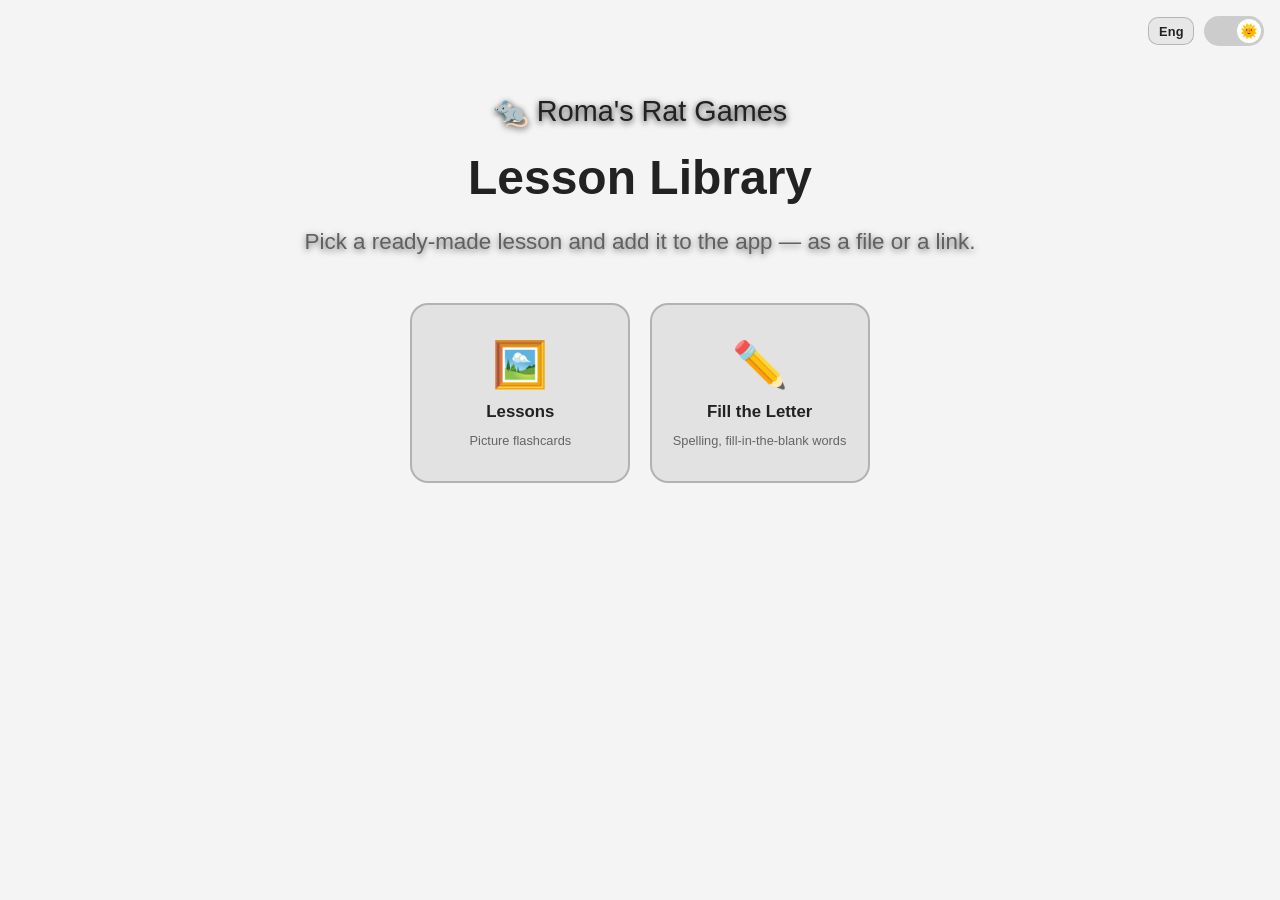
<file: index.html>
<!DOCTYPE html>
<html lang="uk">
	<head>
		<meta charset="UTF-8">
		<meta name="viewport" content="width=device-width, initial-scale=1.0">
		<title data-i18n="library.index.title">Бібліотека уроків — Roma's Rat Games</title>
		<link rel="icon" href="icons/favicon.png">
		<link rel="apple-touch-icon" href="icons/apple-touch-icon.png">
		<link rel="stylesheet" href="style.css">
		<meta name="theme-color" content="#121212">
		<script src="locales/uk.js"></script>
		<script src="locales/en.js"></script>
		<script src="locales/de.js"></script>
		<script src="i18n.js"></script>
		<script>I18N.detectAndLoad();</script>
		<script src="nav.js"></script>
		<style>
			.hero {
				margin-top: -1rem;
				align-items: stretch;
				max-width: 100%;
			}

			.page-title {
				font-size: clamp(2rem, 6vw, 3rem);
				line-height: 1.1;
				margin: 0;
				text-align: center;
			}

			.carousel {
				display: flex;
				gap: 1.2rem;
				overflow-x: auto;
				padding: 1.5rem 1rem 1rem;
				scroll-snap-type: x mandatory;
				-webkit-overflow-scrolling: touch;
				justify-content: center;
				flex-wrap: wrap;
			}

			.game-card {
				flex: 0 0 auto;
				width: 220px;
				scroll-snap-align: start;
				display: flex;
				flex-direction: column;
				gap: 0.6rem;
			}

			.game-card-main {
				width: 100%;
				height: 180px;
				border-radius: 18px;
				border: 2px solid color-mix(in srgb, var(--text) 25%, transparent);
				background: color-mix(in srgb, var(--text) 8%, transparent);
				color: var(--text);
				display: flex;
				flex-direction: column;
				align-items: center;
				justify-content: center;
				gap: 0.7rem;
				cursor: pointer;
				font-family: inherit;
				padding: 1rem;
				text-align: center;
				text-decoration: none;
				transition: transform 0.15s ease, background 0.2s ease;
			}

			.game-card-main:hover,
			.game-card-main:focus-visible {
				transform: translateY(-4px);
				background: color-mix(in srgb, var(--text) 14%, transparent);
			}

			.game-emoji {
				font-size: 2.8rem;
			}

			.game-name {
				font-size: 1.05rem;
				font-weight: 600;
			}

			.game-desc {
				font-size: 0.8rem;
				opacity: 0.65;
			}
		</style>
	</head>
	<body>
		<nav>
			<div></div>
			<app-nav></app-nav>
		</nav>
		<div class="main-content">
			<div class="hero">
				<p class="hero-text" style="font-size: clamp(1.4rem, 3vw, 1.8rem);" data-i18n="library.index.heroText">🐀 Roma's Rat Games</p>
				<h1 class="page-title" data-i18n="library.index.pageTitle">Бібліотека уроків</h1>
				<p class="hero-text" style="opacity: 0.7; font-weight: 400;" data-i18n="library.index.subtitle">
					Обирай готовий урок і додавай його у застосунок — файлом або посиланням.
				</p>

				<div class="carousel">
					<a href="lessons/index.html" class="game-card">
						<div class="game-card-main">
							<span class="game-emoji">🖼️</span>
							<span class="game-name" data-i18n="library.index.game.lessons.name">Уроки</span>
							<span class="game-desc" data-i18n="library.index.game.lessons.desc">Флешкартки з картинками</span>
						</div>
					</a>

					<a href="spelling/index.html" class="game-card">
						<div class="game-card-main">
							<span class="game-emoji">✏️</span>
							<span class="game-name" data-i18n="library.index.game.spelling.name">Встав літеру</span>
							<span class="game-desc" data-i18n="library.index.game.spelling.desc">Орфографія, слова з пропусками</span>
						</div>
					</a>
				</div>
			</div>
		</div>
		<script>I18N.init();</script>
	</body>
</html>
</file>
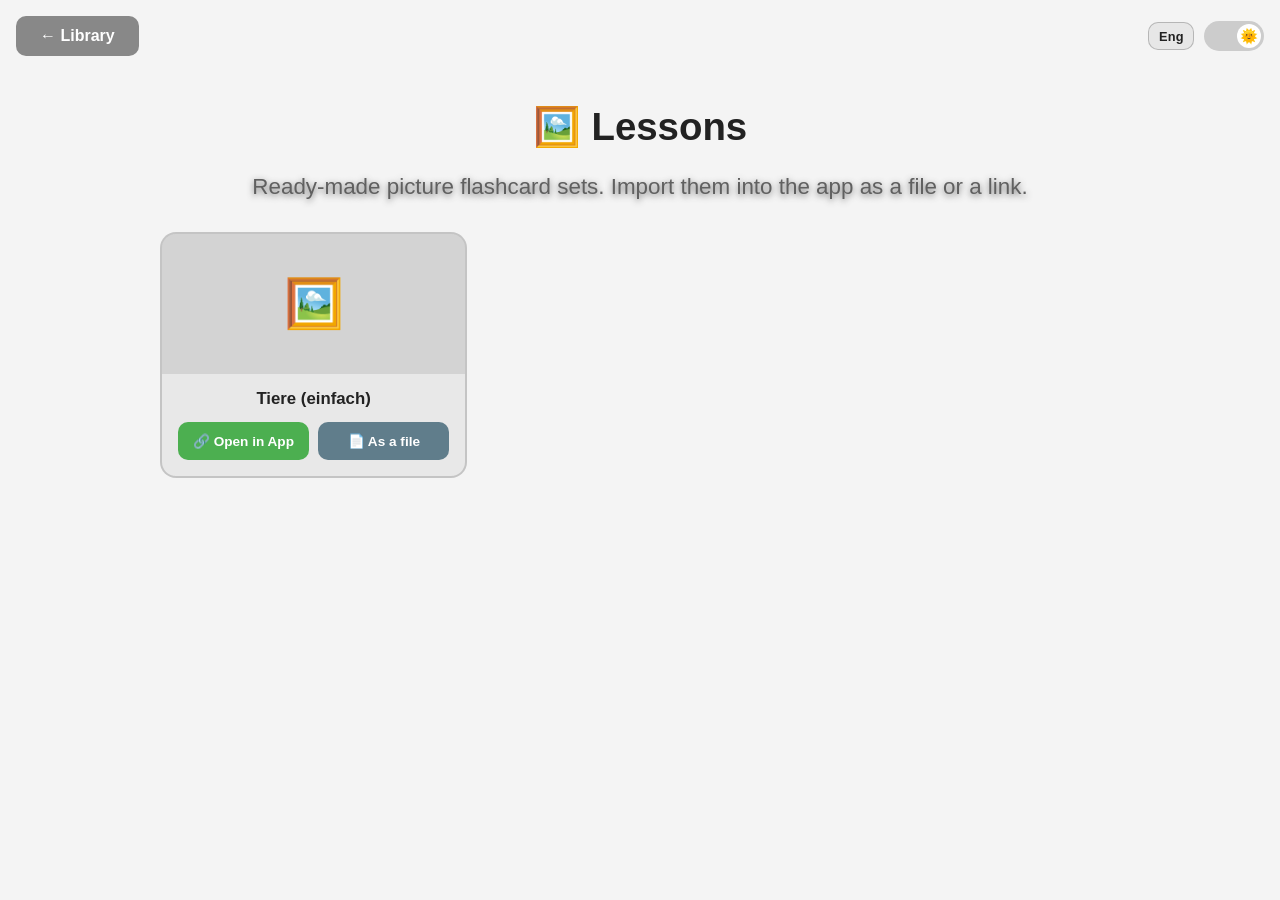
<file: lessons/index.html>
<!DOCTYPE html>
<html lang="uk">
	<head>
		<meta charset="UTF-8">
		<meta name="viewport" content="width=device-width, initial-scale=1.0">
		<title data-i18n="library.lessons.title">Уроки — Бібліотека Roma's Rat Games</title>
		<link rel="icon" href="icons/favicon.png">
		<link rel="apple-touch-icon" href="icons/apple-touch-icon.png">
		<link rel="stylesheet" href="../style.css">
		<meta name="theme-color" content="#121212">
		<script src="../locales/uk.js"></script>
		<script src="../locales/en.js"></script>
		<script src="../locales/de.js"></script>
		<script src="../i18n.js"></script>
		<script>I18N.detectAndLoad();</script>
		<script src="../nav.js"></script>
		<style>
			.hero {
				margin-top: -1rem;
				max-width: 100%;
			}
			
			.page-title {
				font-size: clamp(1.8rem, 5vw, 2.4rem);
				margin: 0;
				text-align: center;
			}
		</style>
	</head>
	<body>
		<nav>
			<a href="../index.html" id="backBtn" class="csharp-btn" style="background:#888" data-i18n="library.lessons.backHome">← Бібліотека</a>
			<app-nav></app-nav>
		</nav>
		<div class="main-content">
			<div class="hero">
				<h1 class="page-title" data-i18n="library.lessons.pageTitle">🖼️ Уроки</h1>
				<p class="hero-text" style="opacity: 0.7; font-weight: 400;" data-i18n="library.lessons.subtitle">
					Готові набори флешкарток з картинками. Імпортуй у застосунок файлом або посиланням.
				</p>

				<div class="library-grid" id="libraryGrid"></div>
				<p class="library-empty" id="libraryEmpty" style="display:none;" data-i18n="library.lessons.empty">
					Поки що тут порожньо — завітай пізніше.
				</p>
			</div>
		</div>

		<script src="../lib.js"></script>
		<script>
			I18N.init();

			const gridEl = document.getElementById("libraryGrid");
			const emptyEl = document.getElementById("libraryEmpty");

			function renderPreview(lesson) {
				const imgUrl = LibraryShared.pickPreviewImage(lesson);
				if (imgUrl) {
					return `<img class="lesson-card-preview" src="${LibraryShared.escapeHtml(imgUrl)}" alt="" loading="lazy" onerror="this.outerHTML='<div class=\\'lesson-card-preview-fallback\\'>🖼️</div>'">`;
				}
				return `<div class="lesson-card-preview-fallback">🖼️</div>`;
			}

			const gridOptions = {
				baseDir: "data",
				gridEl,
				emptyEl,
				renderPreview,
				onError: () => {
					emptyEl.textContent = I18N.t("library.lessons.loadError");
					emptyEl.style.display = "block";
				},
			};
			LibraryShared.setupBackButton("#backBtn", "library.lessons.backToApp");
			LibraryShared.renderLibraryGrid(gridOptions);
			LibraryShared.watchLanguageChanges(gridOptions);
		</script>
	</body>
</html>
</file>
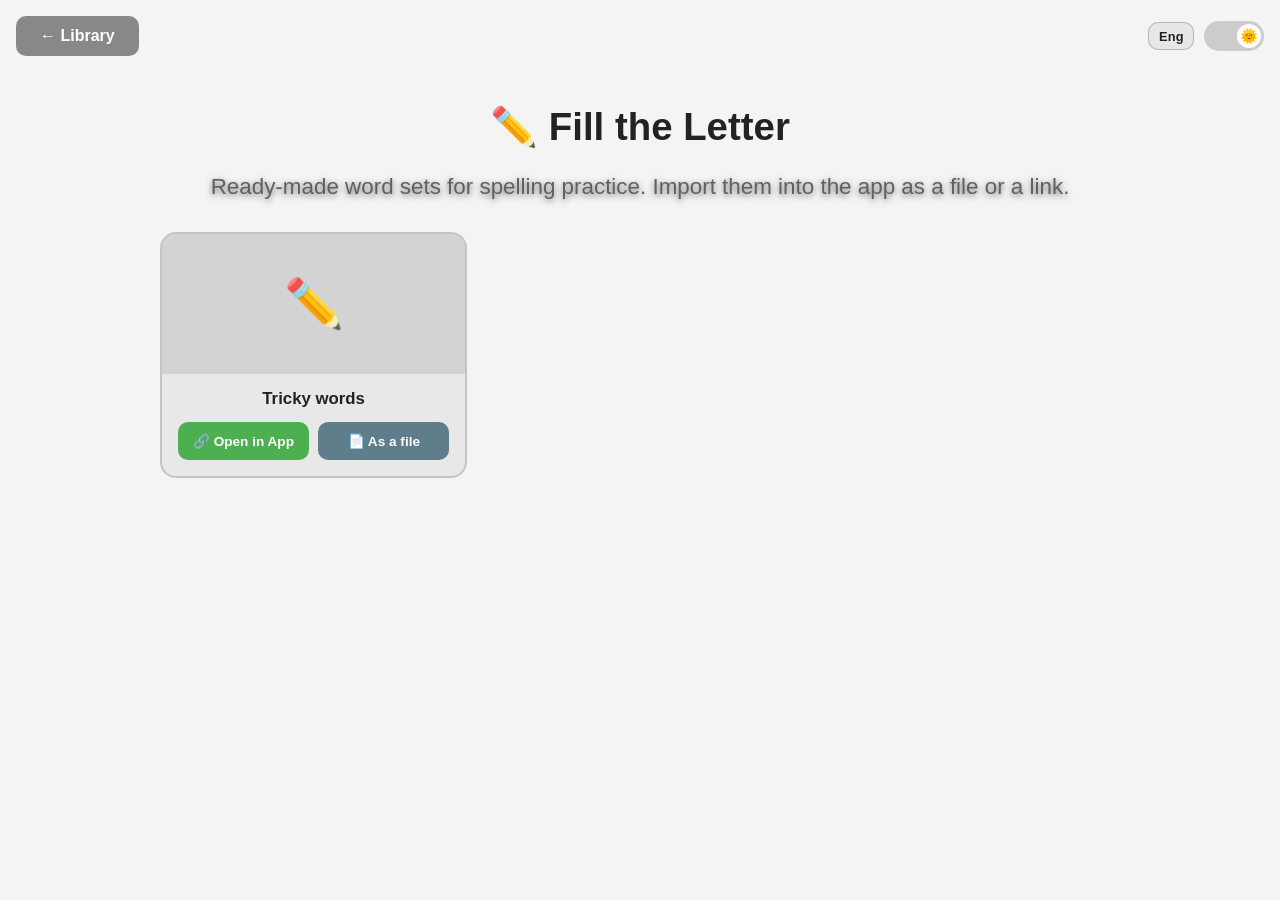
<file: spelling/index.html>
<!DOCTYPE html>
<html lang="uk">
	<head>
		<meta charset="UTF-8">
		<meta name="viewport" content="width=device-width, initial-scale=1.0">
		<title data-i18n="library.spelling.title">Встав літеру — Бібліотека Roma's Rat Games</title>
		<link rel="icon" href="icons/favicon.png">
		<link rel="apple-touch-icon" href="icons/apple-touch-icon.png">
		<link rel="stylesheet" href="../style.css">
		<meta name="theme-color" content="#121212">
		<script src="../locales/uk.js"></script>
		<script src="../locales/en.js"></script>
		<script src="../locales/de.js"></script>
		<script src="../i18n.js"></script>
		<script>I18N.detectAndLoad();</script>
		<script src="../nav.js"></script>
		<style>
			.hero {
				margin-top: -1rem;
				max-width: 100%;
			}
			
			.page-title {
				font-size: clamp(1.8rem, 5vw, 2.4rem);
				margin: 0;
				text-align: center;
			}
		</style>
	</head>
	<body>
		<nav>
			<a href="../index.html" id="backBtn" class="csharp-btn" style="background:#888" data-i18n="library.lessons.backHome">← Бібліотека</a>
			<app-nav></app-nav>
		</nav>
		<div class="main-content">
			<div class="hero">
				<h1 class="page-title" data-i18n="library.spelling.pageTitle">✏️ Встав літеру</h1>
				<p class="hero-text" style="opacity: 0.7; font-weight: 400;" data-i18n="library.spelling.subtitle">
					Готові набори слів для вправ на орфографію. Імпортуй у застосунок файлом або посиланням.
				</p>

				<div class="library-grid" id="libraryGrid"></div>
				<p class="library-empty" id="libraryEmpty" style="display:none;" data-i18n="library.spelling.empty">
					Поки що тут порожньо — завітай пізніше.
				</p>
			</div>
		</div>

		<script src="../lib.js"></script>
		<script>
			I18N.init();

			const gridEl = document.getElementById("libraryGrid");
			const emptyEl = document.getElementById("libraryEmpty");

			function renderPreview() {
				// Картинок у spelling-уроках немає за дизайном — завжди заглушка.
				return `<div class="lesson-card-preview-fallback">✏️</div>`;
			}

			const gridOptions = {
				baseDir: "data",
				gridEl,
				emptyEl,
				renderPreview,
				onError: () => {
					emptyEl.textContent = I18N.t("library.spelling.loadError");
					emptyEl.style.display = "block";
				},
			};

			LibraryShared.setupBackButton("#backBtn", "library.spelling.backToApp");
			LibraryShared.renderLibraryGrid(gridOptions);
			LibraryShared.watchLanguageChanges(gridOptions);
		</script>
	</body>
</html>
</file>
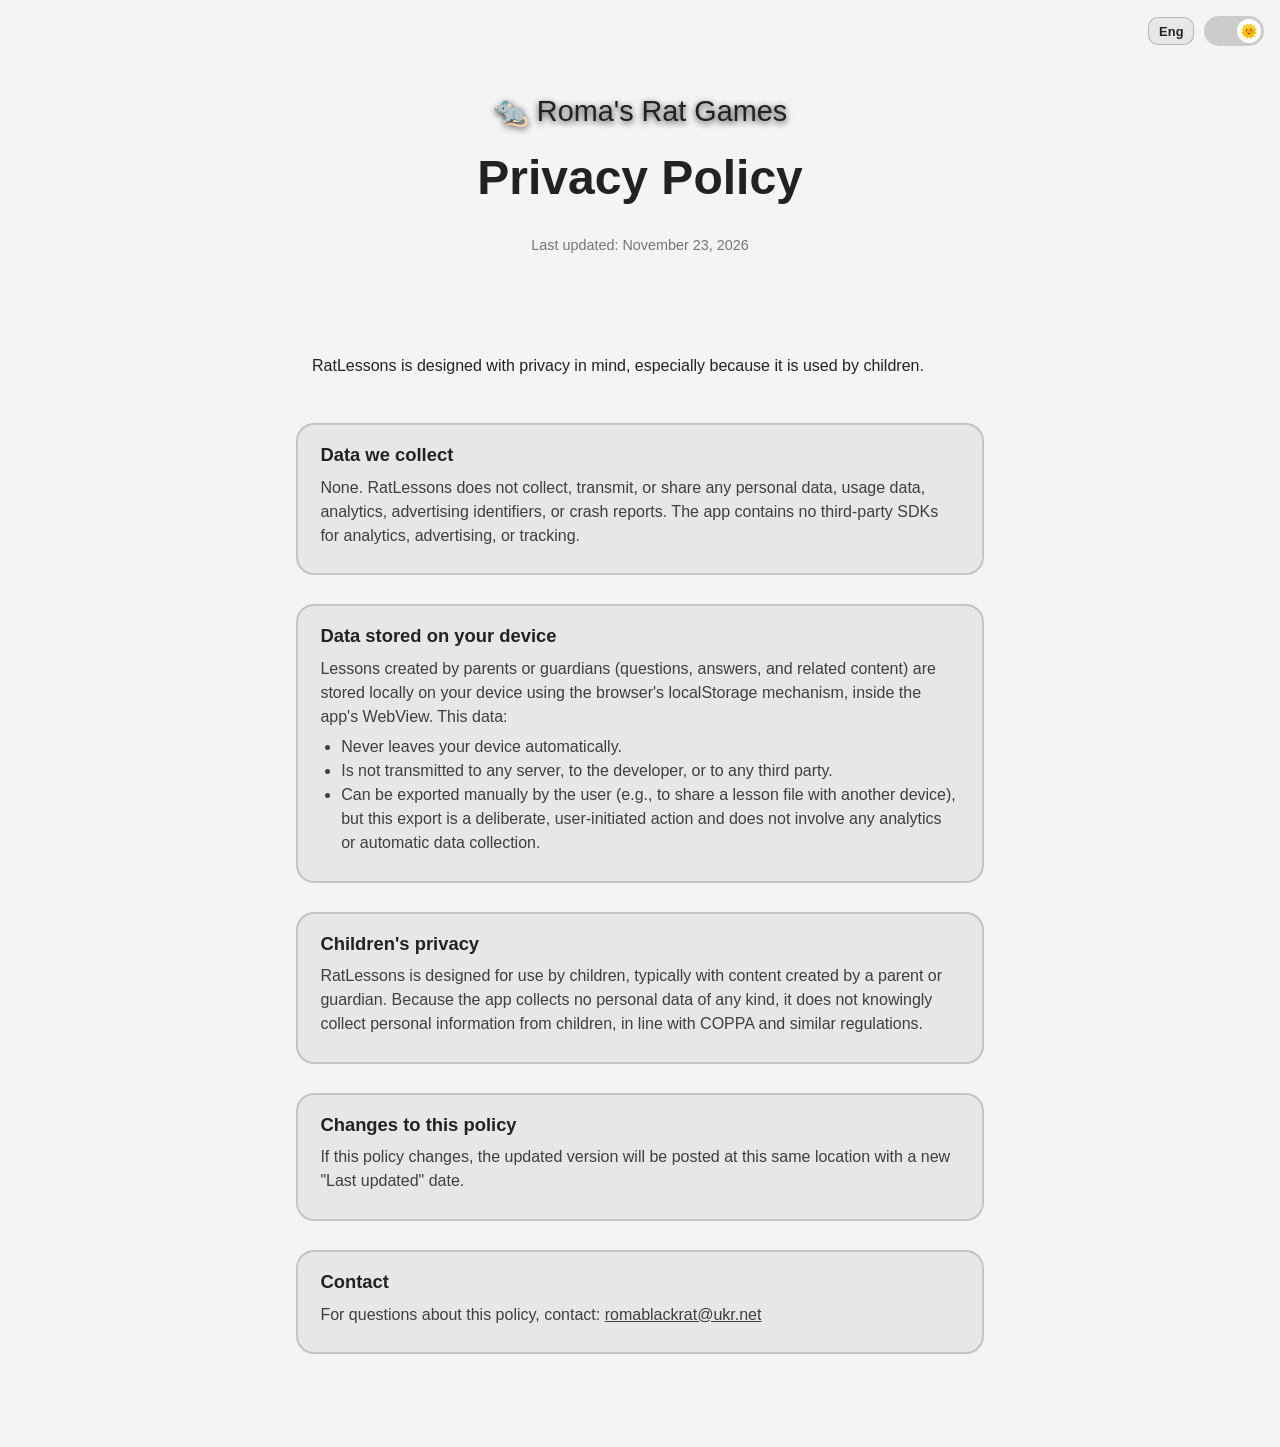
<file: privacy-policy.html>
<!DOCTYPE html>
<html lang="uk">
	<head>
		<meta charset="UTF-8">
		<meta name="viewport" content="width=device-width, initial-scale=1.0">
		<title data-i18n="library.privacy.title">Політика конфіденційності — Roma's Rat Games</title>
		<link rel="icon" href="icons/favicon.png">
		<link rel="apple-touch-icon" href="icons/apple-touch-icon.png">
		<link rel="stylesheet" href="style.css">
		<meta name="theme-color" content="#121212">
		<script src="locales/uk.js"></script>
		<script src="locales/en.js"></script>
		<script src="locales/de.js"></script>
		<script src="i18n.js"></script>
		<script>I18N.detectAndLoad();</script>
		<script src="nav.js"></script>
		<style>
			.hero {
				margin-top: -1rem;
				align-items: stretch;
				max-width: 100%;
			}
			
			.page-title {
				font-size: clamp(2rem, 6vw, 3rem);
				line-height: 1.1;
				margin: 0;
				text-align: center;
			}
			
			.policy-doc {
				max-width: 720px;
				margin: 0 auto;
				padding: 1.5rem 1rem 3rem;
				text-align: left;
			}
			
			.policy-intro {
				margin: 0 auto;
				padding: 1.5rem 1rem 3rem;
				text-align: left;
			}
			
			.policy-updated {
				text-align: center;
				opacity: 0.6;
				font-size: 0.9rem;
				margin: 0.5rem 0 2rem;
			}
			
			.policy-section {
				margin-bottom: 1.8rem;
				padding: 1.2rem 1.4rem;
				border-radius: 18px;
				border: 2px solid color-mix(in srgb, var(--text) 18%, transparent);
				background: color-mix(in srgb, var(--text) 6%, transparent);
			}
			
			.policy-section h2 {
				margin: 0 0 0.6rem;
				font-size: 1.15rem;
			}
			
			.policy-section p,
			.policy-section ul {
				margin: 0.4rem 0;
				opacity: 0.85;
				line-height: 1.5;
			}
			
			.policy-section ul {
				padding-left: 1.3rem;
			}
			
			.policy-section a {
				color: inherit;
				text-decoration: underline;
			}
		</style>
	</head>
	<body>
		<nav>
			<div></div>
			<app-nav></app-nav>
		</nav>
		<div class="main-content">
			<div class="hero">
				<p class="hero-text" style="font-size: clamp(1.4rem, 3vw, 1.8rem);" data-i18n="library.privacy.heroText">🐀 Roma's Rat Games</p>
				<h1 class="page-title" data-i18n="library.privacy.pageTitle">Політика конфіденційності</h1>
				<p class="policy-updated" data-i18n="library.privacy.lastUpdated">Останнє оновлення: 23 листопада 2026</p>

				<div class="policy-doc">
					<p class="policy-intro" data-i18n="library.privacy.intro">
						RatLessons розроблено з урахуванням приватності, особливо тому, що застосунком користуються діти.
					</p>

					<div class="policy-section">
						<h2 data-i18n="library.privacy.collect.heading">Дані, які ми збираємо</h2>
						<p data-i18n="library.privacy.collect.body">
							Жодних. RatLessons не збирає, не передає і не ділиться жодними персональними даними, даними про використання, аналітикою, рекламними ідентифікаторами чи звітами про збої. Застосунок не містить сторонніх SDK для аналітики, реклами чи відстеження.
						</p>
					</div>

					<div class="policy-section">
						<h2 data-i18n="library.privacy.stored.heading">Дані, що зберігаються на пристрої</h2>
						<p data-i18n="library.privacy.stored.intro">
							Уроки, створені батьками чи опікунами (питання, відповіді та пов'язаний контент), зберігаються локально на вашому пристрої за допомогою механізму localStorage браузера, всередині WebView застосунку. Ці дані:
						</p>
						<div data-i18n-html="library.privacy.stored.list">
							<ul>
								<li>Ніколи автоматично не залишають ваш пристрій.</li>
								<li>Не передаються на жоден сервер, розробнику чи будь-якій третій стороні.</li>
								<li>Можуть бути вручну експортовані користувачем (наприклад, щоб поділитись файлом уроку з іншим пристроєм), але такий експорт — це свідома дія користувача, яка не пов'язана з жодною аналітикою чи автоматичним збором даних.</li>
							</ul>
						</div>
					</div>

					<div class="policy-section">
						<h2 data-i18n="library.privacy.children.heading">Конфіденційність дітей</h2>
						<p data-i18n="library.privacy.children.body">
							RatLessons призначений для використання дітьми, зазвичай з контентом, створеним батьками чи опікунами. Оскільки застосунок не збирає жодних персональних даних, він свідомо не збирає особисту інформацію дітей, відповідно до COPPA та подібних регуляцій.
						</p>
					</div>

					<div class="policy-section">
						<h2 data-i18n="library.privacy.changes.heading">Зміни до цієї політики</h2>
						<p data-i18n="library.privacy.changes.body">
							Якщо ця політика зміниться, оновлена версія буде опублікована за цією ж адресою з новою датою «Останнє оновлення».
						</p>
					</div>

					<div class="policy-section">
						<h2 data-i18n="library.privacy.contact.heading">Контакт</h2>
						<p data-i18n-html="library.privacy.contact.body">
							З питань щодо цієї політики звертайтесь: <a href="mailto:romablackrat@ukr.net">romablackrat@ukr.net</a>
						</p>
					</div>
				</div>
			</div>
		</div>
		<script>I18N.init();</script>
	</body>
</html>
</file>
<file: style.css>
/* Змінні теми — встановлюються через nav.js */
:root {
    --bg: #121212;
    --text: #e0e0e0;
}

/* Базові стилі */
* {
    box-sizing: border-box;
    margin: 0;
    padding: 0;
}

body {
    background-color: var(--bg);
    color: var(--text);
    font-family: "Segoe UI", sans-serif;
    min-height: 100vh;
    transition:
        background-color 0.4s,
        color 0.4s;
}

a {
    text-decoration: none;
    color: inherit;
}

/* Навігація */
nav {
    display: flex;
    justify-content: space-between;
    align-items: center;
    padding: 1rem;
    flex-wrap: wrap;
    position: relative;
    z-index: 100;
}
app-nav nav {
    justify-content: flex-end;
}

/* Перемикач теми */
.switch-container {
    width: 60px;
    height: 30px;
    border-radius: 15px;
    cursor: pointer;
    display: flex;
    align-items: center;
    padding: 3px;
    transition: background-color 0.3s;
}

.switch-thumb {
    width: 24px;
    height: 24px;
    border-radius: 50%;
    background-color: white;
    display: flex;
    align-items: center;
    justify-content: center;
    font-size: 0.9rem;
    transition: transform 0.3s ease;
}

/* Контент сторінки */
.main-content {
    padding: 1rem;
}

/* Адаптив */
@media (max-width: 600px) {
    .switch-container {
        width: 50px;
        height: 26px;
    }

    .switch-thumb {
        width: 20px;
        height: 20px;
    }
}

.hero {
    display: flex;
    flex-direction: column;
    align-items: center;
    padding-top: 2rem;
    gap: 1.5rem;
}

.hero-text {
    text-shadow: 0 2px 6px rgba(0, 0, 0, 0.8);
    font-size: clamp(1rem, 2.5vw, 1.4rem);
    text-align: center;
    color: var(--text);
}

.csharp-btn {
    display: inline-block;
    padding: 0.7rem 1.5rem;
    border-radius: 10px;
    color: white;
    font-weight: 600;
    transition:
        transform 0.15s ease,
        filter 0.15s ease;
}

.csharp-btn:hover,
.csharp-btn:focus-visible {
    transform: translateY(-2px);
    filter: brightness(1.1);
}

/* --- Стилі бібліотеки уроків --- */

.library-grid {
    display: grid;
    grid-template-columns: repeat(auto-fill, minmax(240px, 1fr));
    gap: 1.2rem;
    width: 100%;
    max-width: 960px;
    margin: 0 auto;
    padding: 0.5rem 0 2rem;
}

.lesson-card {
    display: flex;
    flex-direction: column;
    border-radius: 16px;
    border: 2px solid color-mix(in srgb, var(--text) 18%, transparent);
    background: color-mix(in srgb, var(--text) 5%, transparent);
    overflow: hidden;
}

.lesson-card-preview {
    width: 100%;
    height: 140px;
    object-fit: cover;
    display: block;
    background: color-mix(in srgb, var(--text) 10%, transparent);
}

.lesson-card-preview-fallback {
    width: 100%;
    height: 140px;
    display: flex;
    align-items: center;
    justify-content: center;
    font-size: 3rem;
    background: color-mix(in srgb, var(--text) 10%, transparent);
}

.lesson-card-body {
    padding: 0.9rem 1rem 1rem;
    display: flex;
    flex-direction: column;
    gap: 0.8rem;
}

.lesson-card-title {
    font-size: 1.05rem;
    font-weight: 600;
    text-align: center;
}

.lesson-card-actions {
    display: grid;
    grid-template-columns: 1fr 1fr;
    gap: 0.6rem;
}

.lesson-card-actions .csharp-btn {
    padding: 0.55rem 0.5rem;
    text-align: center;
    font-size: 0.85rem;
    display: flex;
    align-items: center;
    justify-content: center;
    gap: 0.3rem;
    min-height: 2.4rem;
}

.library-empty {
    text-align: center;
    opacity: 0.65;
    padding: 2rem 1rem;
    max-width: 480px;
    margin: 0 auto;
}

.library-toast {
    position: fixed;
    bottom: 1.2rem;
    left: 50%;
    transform: translateX(-50%) translateY(20px);
    background: #1c1c1c;
    border: 1.5px solid color-mix(in srgb, #4caf50 60%, transparent);
    color: var(--text);
    padding: 0.7rem 1.2rem;
    border-radius: 12px;
    font-size: 0.9rem;
    opacity: 0;
    pointer-events: none;
    transition:
        opacity 0.2s ease,
        transform 0.2s ease;
    z-index: 200;
    max-width: 90vw;
    text-align: center;
}

.library-toast.show {
    opacity: 1;
    transform: translateX(-50%) translateY(0);
}

/* --- Fallback-картка "Поділитись посиланням" --- */

.share-link-box {
    position: fixed;
    bottom: 1rem;
    left: 50%;
    z-index: 300;
    width: 360px;
    max-width: 90vw;

    display: flex;
    flex-direction: column;
    gap: 0.8rem;
    background: #1c1c1c;
    border: 1.5px solid color-mix(in srgb, var(--text) 20%, transparent);
    border-radius: 16px;
    padding: 1.1rem 1.2rem;
    box-shadow: 0 12px 32px rgba(0, 0, 0, 0.55);
    animation: share-link-box-in 0.2s ease;
}

@keyframes share-link-box-in {
    from {
        opacity: 0;
        transform: translateX(-50%) translateY(12px);
    }
    to {
        opacity: 1;
        transform: translateX(-50%) translateY(0);
    }
}

.share-link-box .share-link-hint {
    margin: 0;
    font-size: 0.85rem;
    opacity: 0.8;
    line-height: 1.4;
}

.share-link-box .share-link-text {
    font-family: ui-monospace, "SFMono-Regular", Consolas, monospace;
    font-size: 0.78rem;
    line-height: 1.4;
    color: var(--text);
    background: color-mix(in srgb, var(--text) 8%, transparent);
    border: 1px solid color-mix(in srgb, var(--text) 15%, transparent);
    border-radius: 10px;
    padding: 0.6rem 0.7rem;
    word-break: break-all;
    max-height: 4.6em;
    overflow-y: auto;
}

.share-link-box .lesson-card-actions {
    gap: 0.6rem;
}

.share-link-box .lesson-card-actions:has(.csharp-btn:only-child) {
    grid-template-columns: 1fr;
}

@media (max-width: 420px) {
    .share-link-box {
        left: 1rem;
        right: 1rem;
        width: auto;
        transform: none;
    }

    @keyframes share-link-box-in {
        from {
            opacity: 0;
            transform: translateY(12px);
        }
        to {
            opacity: 1;
            transform: translateY(0);
        }
    }
}
</file>
